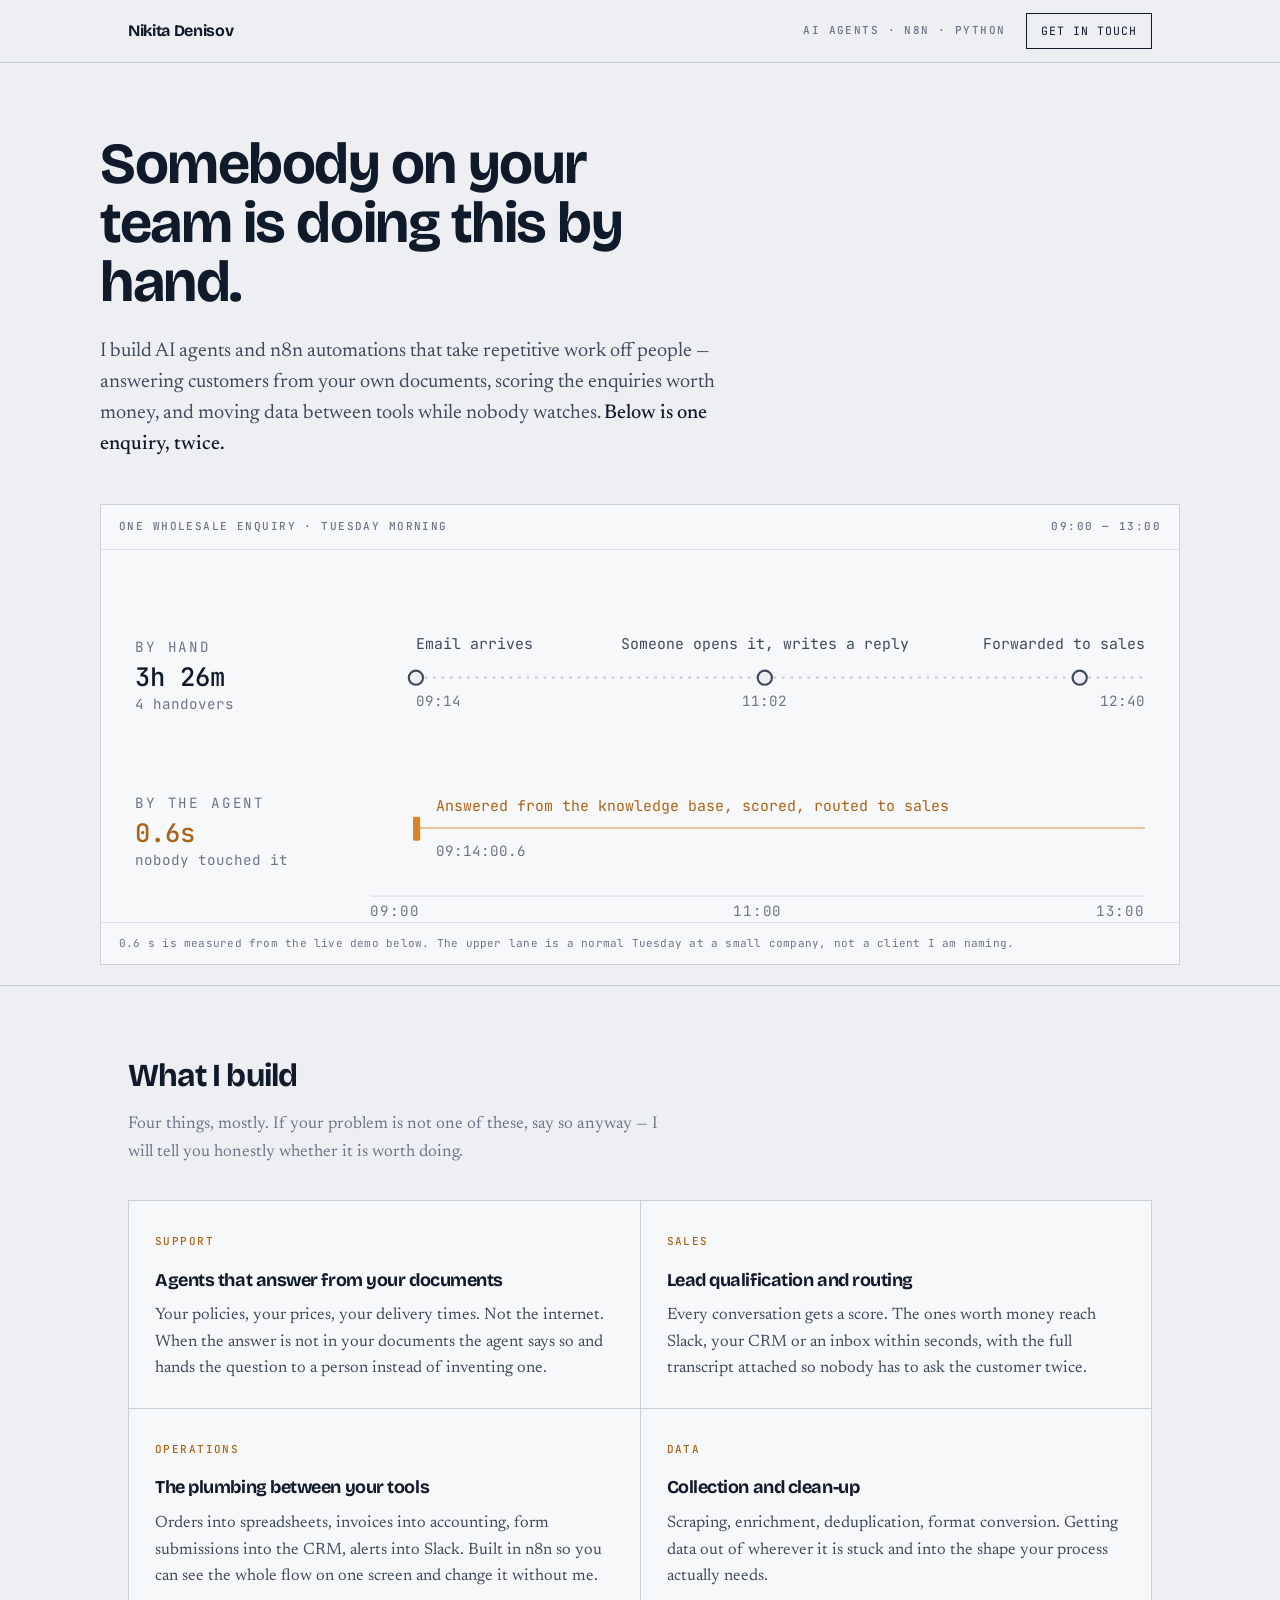
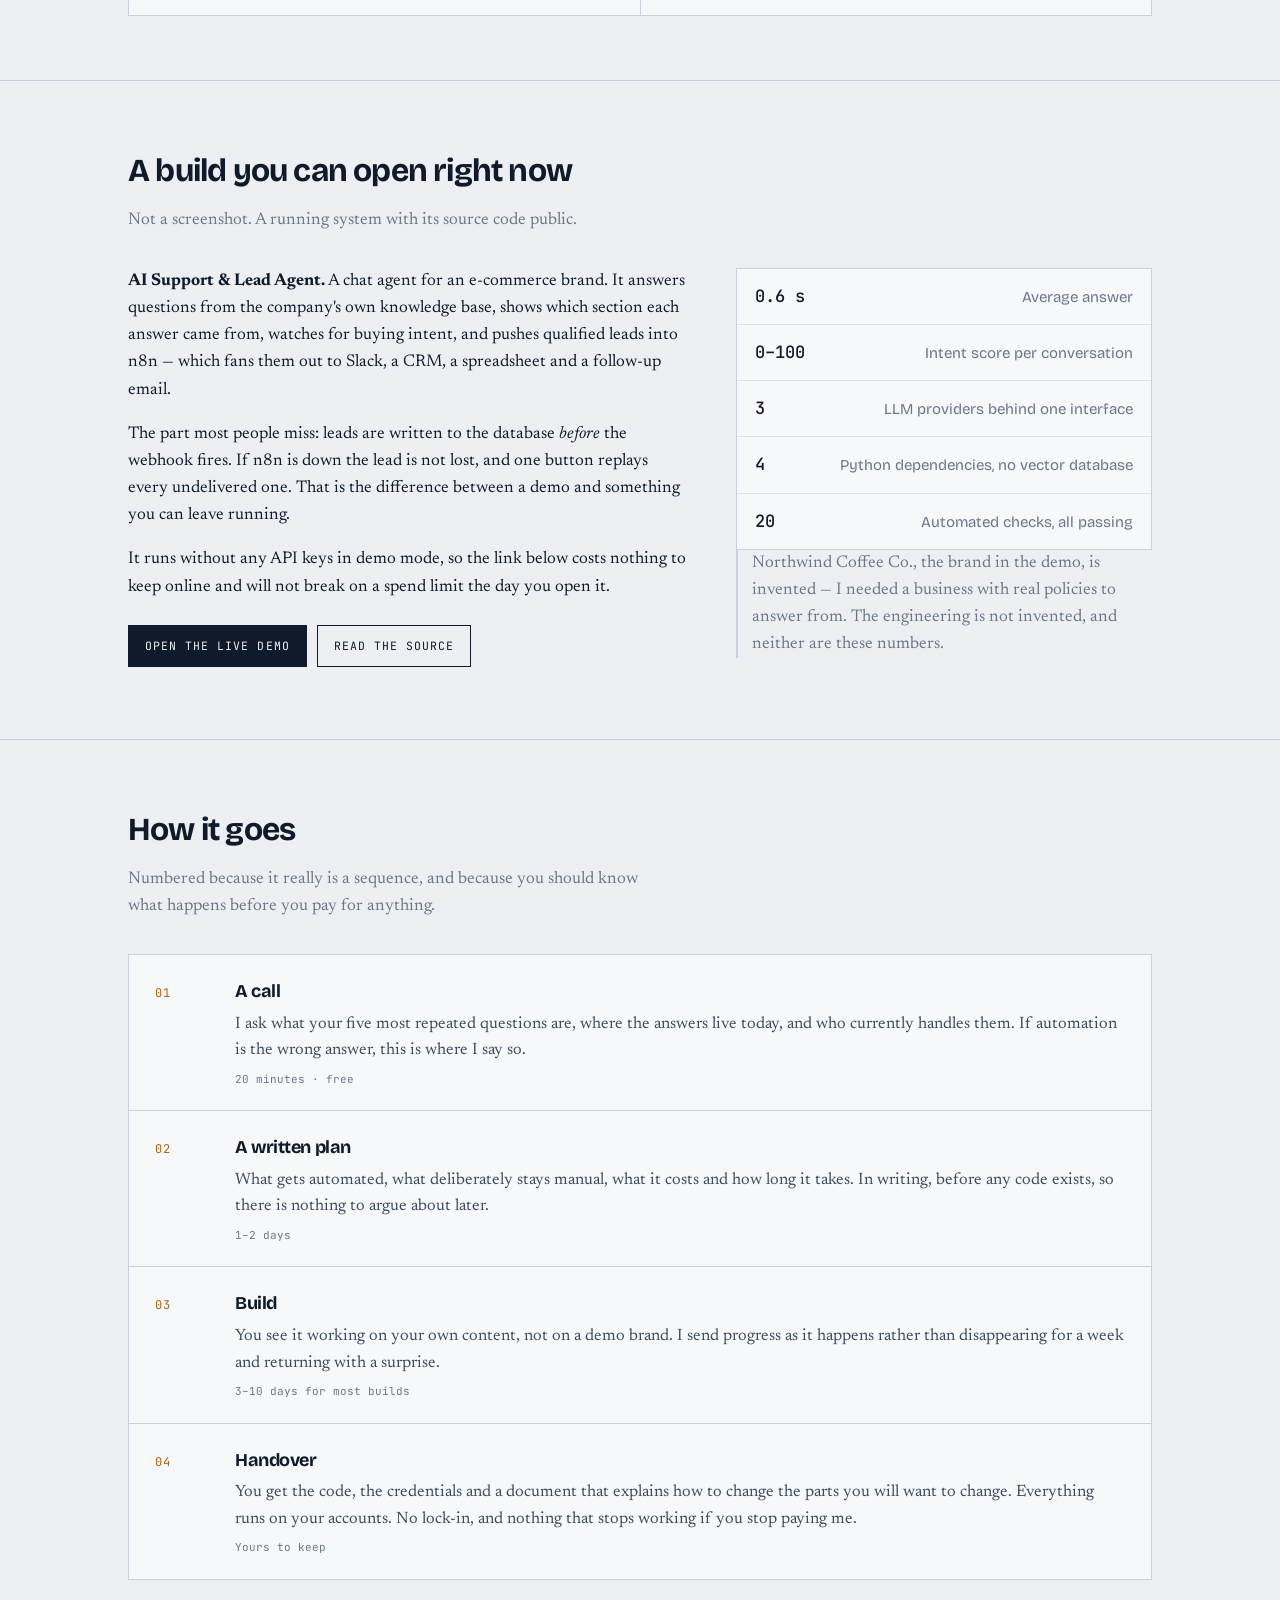
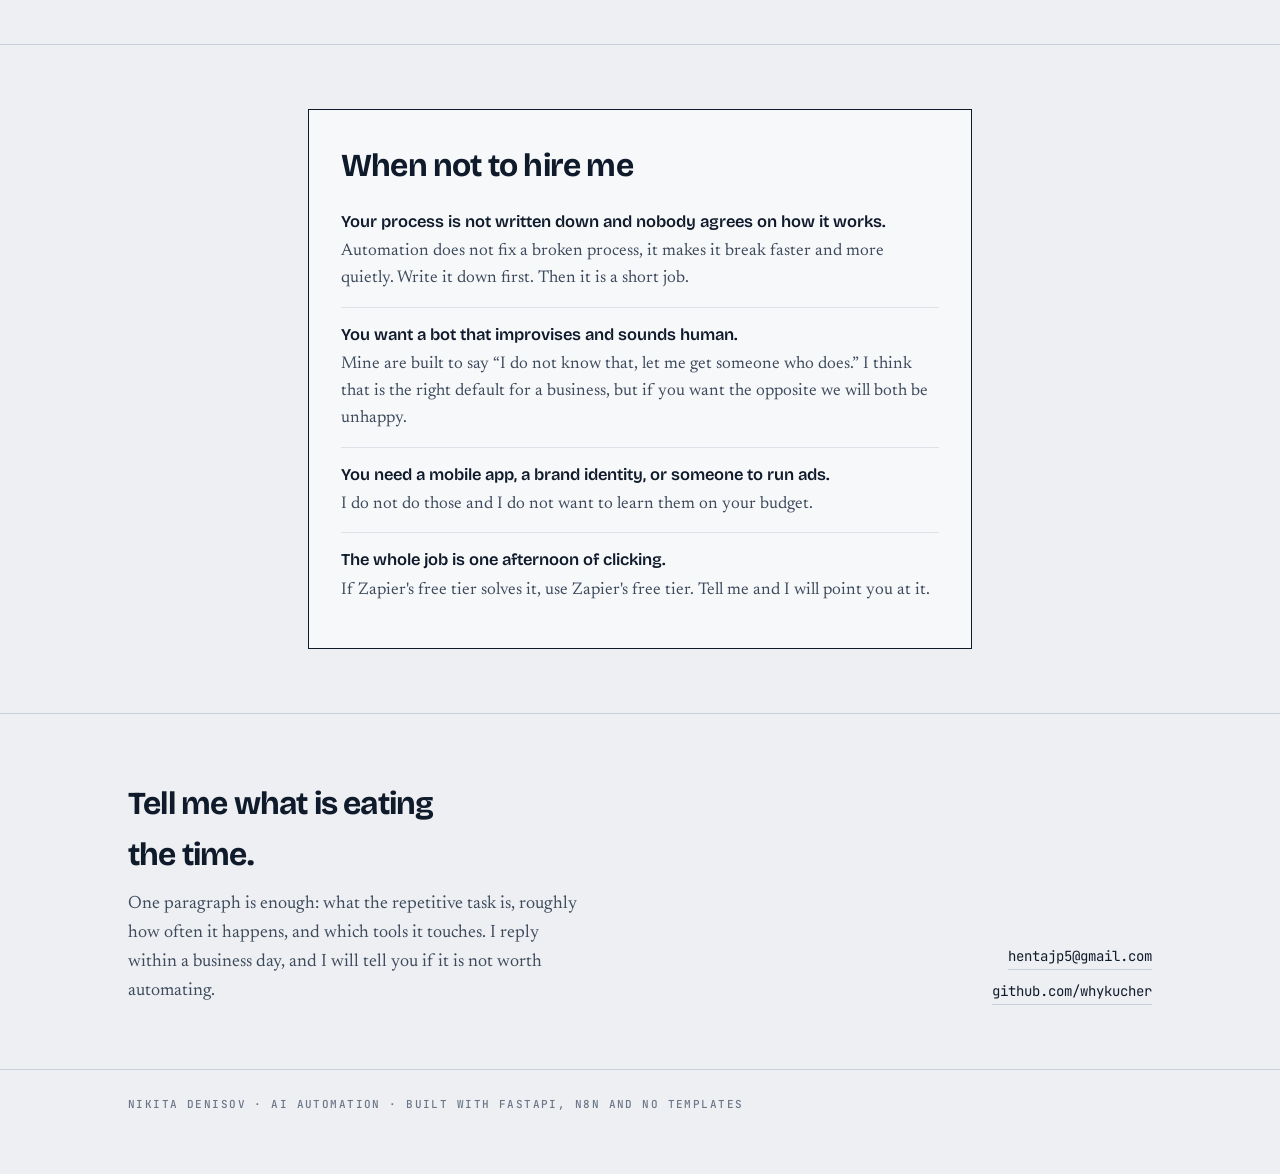
<file: portfolio/index.html>
<!doctype html>
<html lang="en">
<head>
<meta charset="utf-8">
<meta name="viewport" content="width=device-width, initial-scale=1">
<title>Nikita Denisov — AI agents and n8n automation for small businesses</title>
<meta name="description" content="I build AI support agents and n8n automations that take repetitive work off small teams: answering customers from your own documents, scoring leads, and moving data between tools.">
<link rel="preconnect" href="https://fonts.googleapis.com">
<link rel="preconnect" href="https://fonts.gstatic.com" crossorigin>
<link href="https://fonts.googleapis.com/css2?family=Bricolage+Grotesque:opsz,wght@12..96,400..800&family=JetBrains+Mono:wght@400;500&family=Newsreader:ital,opsz,wght@0,6..72,300..500;1,6..72,300..400&display=swap" rel="stylesheet">
<style>
  /* Blueprint, not dashboard. Pale drafting paper, navy ink, and one amber
     signal reserved for the automated path - the same convention a control
     panel uses for "this is running". Amber never appears anywhere a human
     still has to do the work. */
  :root {
    --paper:   #EDEFF2;
    --card:    #F7F8FA;
    --ink:     #0F1A2B;
    --ink-2:   #3D4A5C;
    --soft:    #6B7688;
    --line:    #C9D0DB;
    --line-2:  #DDE2E9;
    --signal:  #D98324;
    --signal-d:#A96417;

    --display: "Bricolage Grotesque", ui-sans-serif, system-ui, -apple-system, "Segoe UI", sans-serif;
    --prose: "Newsreader", Georgia, "Times New Roman", serif;
    --mono: "JetBrains Mono", ui-monospace, SFMono-Regular, Menlo, monospace;
  }

  * { box-sizing: border-box; }
  html { -webkit-text-size-adjust: 100%; scroll-behavior: smooth; }

  body {
    margin: 0;
    background: var(--paper);
    color: var(--ink);
    font-family: var(--prose);
    font-size: 18px;
    line-height: 1.6;
    font-variant-numeric: tabular-nums;
  }

  .wrap { max-width: 1080px; margin: 0 auto; padding: 0 28px; }
  /* Constrain the box, not the container: re-centring it would break the
     left edge every other section shares. */
  .nope-wrap { max-width: 720px; }

  a { color: var(--ink); text-decoration-color: var(--line); text-underline-offset: 3px; }
  a:hover { text-decoration-color: var(--signal); }

  :focus-visible { outline: 2px solid var(--signal); outline-offset: 3px; }

  /* Field labels, run stamps, durations - anything a machine would print. */
  .tag {
    font-family: var(--mono); font-size: 11px; font-weight: 500;
    letter-spacing: .13em; text-transform: uppercase; color: var(--soft);
  }

  h1, h2, h3 { font-family: var(--display); font-weight: 700; letter-spacing: -.025em; }

  /* ---------- header ---------- */

  .top { border-bottom: 1px solid var(--line); }
  .top-in { display: flex; align-items: center; gap: 20px; height: 62px; }
  .who { font-family: var(--display); font-weight: 700; font-size: 16px; letter-spacing: -.02em; }
  .top .tag { margin-left: auto; }
  .top a.cta {
    font-family: var(--mono); font-size: 11.5px; letter-spacing: .09em;
    text-transform: uppercase; text-decoration: none;
    border: 1px solid var(--ink); padding: 8px 14px;
  }
  .top a.cta:hover { background: var(--ink); color: var(--paper); }

  /* ---------- hero ---------- */

  .hero { padding: 72px 0 20px; }

  h1 {
    font-size: clamp(34px, 5.4vw, 58px);
    line-height: 1.02;
    margin: 0 0 24px;
    max-width: 17ch;
  }

  .stand {
    font-size: 20px; line-height: 1.55; color: var(--ink-2);
    max-width: 56ch; margin: 0;
  }
  .stand strong { font-weight: 500; color: var(--ink); }

  /* ---------- the two lanes: the whole argument ---------- */

  .lanes {
    margin: 44px 0 0;
    border: 1px solid var(--line);
    background: var(--card);
  }
  .lanes-head {
    display: flex; justify-content: space-between; gap: 16px;
    padding: 13px 18px; border-bottom: 1px solid var(--line-2); flex-wrap: wrap;
  }
  .lanes svg { display: block; width: 100%; height: auto; }
  .lanes-foot {
    padding: 12px 18px; border-top: 1px solid var(--line-2);
    font-family: var(--mono); font-size: 11px; color: var(--soft); letter-spacing: .02em;
  }

  .ax        { stroke: var(--line-2); stroke-width: 1; }
  .ax-t      { font-family: var(--mono); font-size: 10px; fill: var(--soft); letter-spacing: .06em; }
  .lane-rail { stroke: var(--line); stroke-width: 1.5; stroke-dasharray: 2 4; }
  .stop      { fill: var(--paper); stroke: var(--ink-2); stroke-width: 1.5; }
  .stop-lbl  { font-family: var(--mono); font-size: 10.5px; fill: var(--ink-2); }
  .stop-time { font-family: var(--mono); font-size: 10px; fill: var(--soft); }
  .lane-name { font-family: var(--mono); font-size: 10px; fill: var(--soft); letter-spacing: .13em; }
  .lane-sub  { font-family: var(--mono); font-size: 10px; fill: var(--soft); }
  .total     { font-family: var(--mono); font-size: 18px; font-weight: 500; fill: var(--ink); }

  .auto-rail { stroke: var(--signal); stroke-width: 1.5; opacity: .45; }
  .auto-hit  { fill: var(--signal); }
  .auto-lbl  { font-family: var(--mono); font-size: 10.5px; fill: var(--signal-d); }
  .total-auto{ font-family: var(--mono); font-size: 18px; font-weight: 500; fill: var(--signal-d); }

  .lanes-sm { display: none; }
  .lane-sm { padding: 18px; border-bottom: 1px solid var(--line-2); }
  .lane-sm:last-child { border-bottom: 0; }
  .lane-sm-head { display: flex; align-items: baseline; justify-content: space-between; gap: 12px; margin-bottom: 12px; }
  .lane-sm-head b { font-family: var(--mono); font-size: 22px; font-weight: 500; }
  .lane-sm ol { margin: 0; padding: 0; list-style: none; }
  .lane-sm li {
    font-size: 15px; color: var(--ink-2); padding: 7px 0 7px 14px;
    border-left: 2px solid var(--line);
  }
  .lane-sm li span {
    display: block; font-family: var(--mono); font-size: 11px; color: var(--soft);
  }
  .lane-sm-foot { margin: 12px 0 0; font-family: var(--mono); font-size: 11px; color: var(--soft); }
  .lane-sm.auto .lane-sm-head b { color: var(--signal-d); }
  .lane-sm.auto li { border-left-color: var(--signal); }

  /* The manual lane draws itself first, then the automated one lands in one
     tick. Order matters more than duration: it replays the comparison. */
  .reveal { opacity: 0; animation: appear .45s ease forwards; }
  @keyframes appear { to { opacity: 1; } }

  /* ---------- sections ---------- */

  section { padding: 64px 0; border-top: 1px solid var(--line); }
  h2 { font-size: clamp(24px, 3vw, 32px); margin: 0 0 10px; }
  .sec-note { color: var(--soft); margin: 0 0 34px; font-size: 17px; max-width: 54ch; }

  /* ---------- what I build ---------- */

  .builds { display: grid; grid-template-columns: repeat(2, 1fr); gap: 1px; background: var(--line); border: 1px solid var(--line); }
  .build { background: var(--card); padding: 26px; }
  .build h3 { font-size: 18px; margin: 10px 0 8px; }
  .build p { margin: 0; font-size: 16.5px; color: var(--ink-2); }
  .build .tag { color: var(--signal-d); }

  /* ---------- case study ---------- */

  .case { display: grid; grid-template-columns: 1.15fr .85fr; gap: 44px; align-items: start; }
  .case p { font-size: 17px; }
  .case p:first-of-type { margin-top: 0; }
  .case .links { display: flex; gap: 10px; flex-wrap: wrap; margin-top: 24px; }
  .btn {
    font-family: var(--mono); font-size: 11.5px; letter-spacing: .09em;
    text-transform: uppercase; text-decoration: none;
    border: 1px solid var(--ink); background: var(--ink); color: var(--paper);
    padding: 11px 16px; display: inline-block;
  }
  .btn:hover { background: var(--signal-d); border-color: var(--signal-d); color: #fff; }
  .btn.line { background: transparent; color: var(--ink); }
  .btn.line:hover { background: var(--ink); color: var(--paper); border-color: var(--ink); }

  .facts { border: 1px solid var(--line); background: var(--card); }
  .fact { display: flex; justify-content: space-between; align-items: baseline; gap: 14px; padding: 14px 18px; border-bottom: 1px solid var(--line-2); }
  .fact:last-child { border-bottom: 0; }
  .fact b { font-family: var(--mono); font-size: 17px; font-weight: 500; }
  .fact span { font-size: 15px; color: var(--soft); font-family: var(--display); }
  .disclaimer {
    margin-top: 22px; font-size: 14.5px; color: var(--soft);
    border-left: 2px solid var(--line); padding-left: 14px;
  }

  /* ---------- process: a real sequence, so it gets numbers ---------- */

  .steps { display: grid; gap: 1px; background: var(--line); border: 1px solid var(--line); }
  .step { background: var(--card); padding: 22px 26px; display: grid; grid-template-columns: 60px 1fr; gap: 20px; align-items: baseline; }
  .step .n { font-family: var(--mono); font-size: 12px; color: var(--signal-d); letter-spacing: .1em; }
  .step h3 { font-size: 18px; margin: 0 0 5px; }
  .step p { margin: 0; font-size: 16.5px; color: var(--ink-2); }
  .step .when { font-family: var(--mono); font-size: 11px; color: var(--soft); margin-top: 7px; display: block; }

  /* ---------- honesty ---------- */

  .nope { border: 1px solid var(--ink); background: var(--card); padding: 30px 32px; }
  .nope h2 { margin-bottom: 18px; }
  .nope ul { margin: 0; padding: 0; list-style: none; }
  .nope li { padding: 14px 0; border-top: 1px solid var(--line-2); font-size: 17px; color: var(--ink-2); }
  .nope li:first-child { border-top: 0; padding-top: 0; }
  .nope li b { font-family: var(--display); font-weight: 600; color: var(--ink); display: block; margin-bottom: 3px; font-size: 16.5px; }

  /* ---------- contact ---------- */

  .contact { display: grid; grid-template-columns: 1fr auto; gap: 40px; align-items: end; }
  .contact h2 { max-width: 16ch; }
  .contact p { margin: 0; max-width: 46ch; color: var(--ink-2); }
  .channels { display: grid; gap: 10px; justify-items: end; }
  .channels a { font-family: var(--mono); font-size: 14px; text-decoration: none; border-bottom: 1px solid var(--line); padding-bottom: 2px; }
  .channels a:hover { border-bottom-color: var(--signal); }

  footer { border-top: 1px solid var(--line); padding: 26px 0 60px; }
  footer .tag { display: block; }

  /* ---------- responsive ---------- */

  @media (max-width: 860px) {
    body { font-size: 17px; }
    .hero { padding: 52px 0 16px; }
    .builds, .case, .contact { grid-template-columns: 1fr; }
    .contact { gap: 26px; align-items: start; }
    .channels { justify-items: start; }
    .top .tag { display: none; }
  }
  @media (max-width: 700px) {
    .lanes svg { display: none; }
    .lanes-sm { display: block; }
    .lanes-head .tag { font-size: 10px; }
  }

  @media (max-width: 600px) {
    .wrap { padding: 0 18px; }
    .step { grid-template-columns: 1fr; gap: 6px; }
    .hide-sm { display: none; }
  }

  @media (prefers-reduced-motion: reduce) {
    html { scroll-behavior: auto; }
    .reveal { animation: none; opacity: 1; }
  }
</style>
</head>
<body>

<header class="top">
  <div class="wrap top-in">
    <span class="who">Nikita Denisov</span>
    <span class="tag">AI agents · n8n · Python</span>
    <a class="cta" href="#contact">Get in touch</a>
  </div>
</header>

<main>

  <div class="wrap hero">
    <h1>Somebody on your team is doing this by hand.</h1>
    <p class="stand">I build AI agents and n8n automations that take repetitive work off
      people — answering customers from your own documents, scoring the enquiries
      worth money, and moving data between tools while nobody watches.
      <strong>Below is one enquiry, twice.</strong></p>

    <!-- The comparison is the argument. Same time axis for both lanes, so the
         empty second lane makes the point before anyone reads a word of it. -->
    <figure class="lanes">
      <figcaption class="lanes-head">
        <span class="tag">One wholesale enquiry · Tuesday morning</span>
        <span class="tag">09:00 — 13:00</span>
      </figcaption>

      <svg viewBox="0 0 760 262" role="img"
           aria-label="Two timelines of the same customer enquiry. Handled by people it takes three hours twenty-six minutes and four handovers; handled by the agent it takes six tenths of a second and nobody touches it.">

        <!-- Left column is reserved for the totals so nothing ever sits on top
             of a rail. Rails start at x=190 and share one time axis. -->

        <!-- by hand -->
        <text class="lane-name" x="24" y="72">BY HAND</text>
        <text class="total"     x="24" y="96">3h 26m</text>
        <text class="lane-sub"  x="24" y="112">4 handovers</text>

        <line class="lane-rail" x1="222" y1="90" x2="736" y2="90"/>

        <g class="reveal" style="animation-delay:.15s">
          <circle class="stop" cx="222" cy="90" r="5"/>
          <text class="stop-lbl"  x="222" y="70">Email arrives</text>
          <text class="stop-time" x="222" y="110">09:14</text>
        </g>
        <g class="reveal" style="animation-delay:.55s">
          <circle class="stop" cx="468" cy="90" r="5"/>
          <text class="stop-lbl"  x="468" y="70" text-anchor="middle">Someone opens it, writes a reply</text>
          <text class="stop-time" x="468" y="110" text-anchor="middle">11:02</text>
        </g>
        <g class="reveal" style="animation-delay:.95s">
          <circle class="stop" cx="690" cy="90" r="5"/>
          <text class="stop-lbl"  x="736" y="70" text-anchor="end">Forwarded to sales</text>
          <text class="stop-time" x="736" y="110" text-anchor="end">12:40</text>
        </g>

        <!-- by the agent -->
        <text class="lane-name" x="24" y="182">BY THE AGENT</text>
        <text class="total-auto" x="24" y="206">0.6s</text>
        <text class="lane-sub"  x="24" y="222">nobody touched it</text>

        <line class="auto-rail" x1="222" y1="196" x2="736" y2="196"/>

        <g class="reveal" style="animation-delay:1.4s">
          <rect class="auto-hit" x="220" y="188" width="5" height="17" rx="1"/>
          <text class="auto-lbl"  x="236" y="184">Answered from the knowledge base, scored, routed to sales</text>
          <text class="stop-time" x="236" y="216">09:14:00.6</text>
        </g>

        <!-- shared axis -->
        <line class="ax" x1="190" y1="244" x2="736" y2="244"/>
        <text class="ax-t" x="190" y="258">09:00</text>
        <text class="ax-t" x="463" y="258" text-anchor="middle">11:00</text>
        <text class="ax-t" x="736" y="258" text-anchor="end">13:00</text>
      </svg>

      <!-- Below 700px the SVG would scale its labels down to four pixels. The
           same comparison, rebuilt as two stacked blocks. Only one of the two
           is ever in the DOM's accessibility tree, so nothing is read twice. -->
      <div class="lanes-sm">
        <div class="lane-sm">
          <div class="lane-sm-head"><span class="tag">By hand</span><b>3h 26m</b></div>
          <ol>
            <li><span>09:14</span> Email arrives</li>
            <li><span>11:02</span> Someone opens it, writes a reply</li>
            <li><span>12:40</span> Forwarded to sales</li>
          </ol>
          <p class="lane-sm-foot">4 handovers</p>
        </div>
        <div class="lane-sm auto">
          <div class="lane-sm-head"><span class="tag">By the agent</span><b>0.6s</b></div>
          <ol>
            <li><span>09:14:00.6</span> Answered from the knowledge base, scored, routed to sales</li>
          </ol>
          <p class="lane-sm-foot">Nobody touched it</p>
        </div>
      </div>

      <div class="lanes-foot">
        0.6 s is measured from the live demo below. The upper lane is a normal
        Tuesday at a small company, not a client I am naming.
      </div>
    </figure>
  </div>

  <section>
    <div class="wrap">
      <h2>What I build</h2>
      <p class="sec-note">Four things, mostly. If your problem is not one of these,
        say so anyway — I will tell you honestly whether it is worth doing.</p>

      <div class="builds">
        <article class="build">
          <span class="tag">Support</span>
          <h3>Agents that answer from your documents</h3>
          <p>Your policies, your prices, your delivery times. Not the internet.
            When the answer is not in your documents the agent says so and hands
            the question to a person instead of inventing one.</p>
        </article>
        <article class="build">
          <span class="tag">Sales</span>
          <h3>Lead qualification and routing</h3>
          <p>Every conversation gets a score. The ones worth money reach Slack,
            your CRM or an inbox within seconds, with the full transcript
            attached so nobody has to ask the customer twice.</p>
        </article>
        <article class="build">
          <span class="tag">Operations</span>
          <h3>The plumbing between your tools</h3>
          <p>Orders into spreadsheets, invoices into accounting, form
            submissions into the CRM, alerts into Slack. Built in n8n so you can
            see the whole flow on one screen and change it without me.</p>
        </article>
        <article class="build">
          <span class="tag">Data</span>
          <h3>Collection and clean-up</h3>
          <p>Scraping, enrichment, deduplication, format conversion. Getting
            data out of wherever it is stuck and into the shape your process
            actually needs.</p>
        </article>
      </div>
    </div>
  </section>

  <section>
    <div class="wrap">
      <h2>A build you can open right now</h2>
      <p class="sec-note">Not a screenshot. A running system with its source code public.</p>

      <div class="case">
        <div>
          <p><strong>AI Support &amp; Lead Agent.</strong> A chat agent for an
            e-commerce brand. It answers questions from the company's own
            knowledge base, shows which section each answer came from, watches
            for buying intent, and pushes qualified leads into n8n — which fans
            them out to Slack, a CRM, a spreadsheet and a follow-up email.</p>

          <p>The part most people miss: leads are written to the database
            <em>before</em> the webhook fires. If n8n is down the lead is not
            lost, and one button replays every undelivered one. That is the
            difference between a demo and something you can leave running.</p>

          <p>It runs without any API keys in demo mode, so the link below costs
            nothing to keep online and will not break on a spend limit the day
            you open it.</p>

          <div class="links">
            <a class="btn" href="https://ai-support-agent-jett.onrender.com" target="_blank" rel="noopener">Open the live demo</a>
            <a class="btn line" href="https://github.com/whykucher/ai-support-agent" target="_blank" rel="noopener">Read the source</a>
          </div>
        </div>

        <div>
          <div class="facts">
            <div class="fact"><b>0.6 s</b><span>Average answer</span></div>
            <div class="fact"><b>0–100</b><span>Intent score per conversation</span></div>
            <div class="fact"><b>3</b><span>LLM providers behind one interface</span></div>
            <div class="fact"><b>4</b><span>Python dependencies, no vector database</span></div>
            <div class="fact"><b>20</b><span>Automated checks, all passing</span></div>
          </div>
          <p class="disclaimer">Northwind Coffee Co., the brand in the demo, is
            invented — I needed a business with real policies to answer from.
            The engineering is not invented, and neither are these numbers.</p>
        </div>
      </div>
    </div>
  </section>

  <section>
    <div class="wrap">
      <h2>How it goes</h2>
      <p class="sec-note">Numbered because it really is a sequence, and because you
        should know what happens before you pay for anything.</p>

      <div class="steps">
        <div class="step">
          <span class="n">01</span>
          <div>
            <h3>A call</h3>
            <p>I ask what your five most repeated questions are, where the
              answers live today, and who currently handles them. If automation
              is the wrong answer, this is where I say so.</p>
            <span class="when">20 minutes · free</span>
          </div>
        </div>
        <div class="step">
          <span class="n">02</span>
          <div>
            <h3>A written plan</h3>
            <p>What gets automated, what deliberately stays manual, what it
              costs and how long it takes. In writing, before any code exists,
              so there is nothing to argue about later.</p>
            <span class="when">1–2 days</span>
          </div>
        </div>
        <div class="step">
          <span class="n">03</span>
          <div>
            <h3>Build</h3>
            <p>You see it working on your own content, not on a demo brand. I
              send progress as it happens rather than disappearing for a week
              and returning with a surprise.</p>
            <span class="when">3–10 days for most builds</span>
          </div>
        </div>
        <div class="step">
          <span class="n">04</span>
          <div>
            <h3>Handover</h3>
            <p>You get the code, the credentials and a document that explains
              how to change the parts you will want to change. Everything runs
              on your accounts. No lock-in, and nothing that stops working if
              you stop paying me.</p>
            <span class="when">Yours to keep</span>
          </div>
        </div>
      </div>
    </div>
  </section>

  <section>
    <div class="wrap nope-wrap">
      <div class="nope">
        <h2>When not to hire me</h2>
        <ul>
          <li>
            <b>Your process is not written down and nobody agrees on how it works.</b>
            Automation does not fix a broken process, it makes it break faster and
            more quietly. Write it down first. Then it is a short job.
          </li>
          <li>
            <b>You want a bot that improvises and sounds human.</b>
            Mine are built to say “I do not know that, let me get someone who
            does.” I think that is the right default for a business, but if you
            want the opposite we will both be unhappy.
          </li>
          <li>
            <b>You need a mobile app, a brand identity, or someone to run ads.</b>
            I do not do those and I do not want to learn them on your budget.
          </li>
          <li>
            <b>The whole job is one afternoon of clicking.</b>
            If Zapier's free tier solves it, use Zapier's free tier. Tell me and
            I will point you at it.
          </li>
        </ul>
      </div>
    </div>
  </section>

  <section id="contact">
    <div class="wrap contact">
      <div>
        <h2>Tell me what is eating the time.</h2>
        <p>One paragraph is enough: what the repetitive task is, roughly how
          often it happens, and which tools it touches. I reply within a
          business day, and I will tell you if it is not worth automating.</p>
      </div>
      <div class="channels">
        <a href="mailto:hentajp5@gmail.com">hentajp5@gmail.com</a>
        <a href="https://github.com/whykucher" target="_blank" rel="noopener">github.com/whykucher</a>
        <!-- Add your Upwork profile when you have the URL:
             <a href="https://www.upwork.com/freelancers/~YOURID" target="_blank" rel="noopener">Upwork profile →</a> -->
      </div>
    </div>
  </section>

</main>

<footer>
  <div class="wrap">
    <span class="tag">Nikita Denisov · AI automation · Built with FastAPI, n8n and no templates</span>
  </div>
</footer>

</body>
</html>
</file>
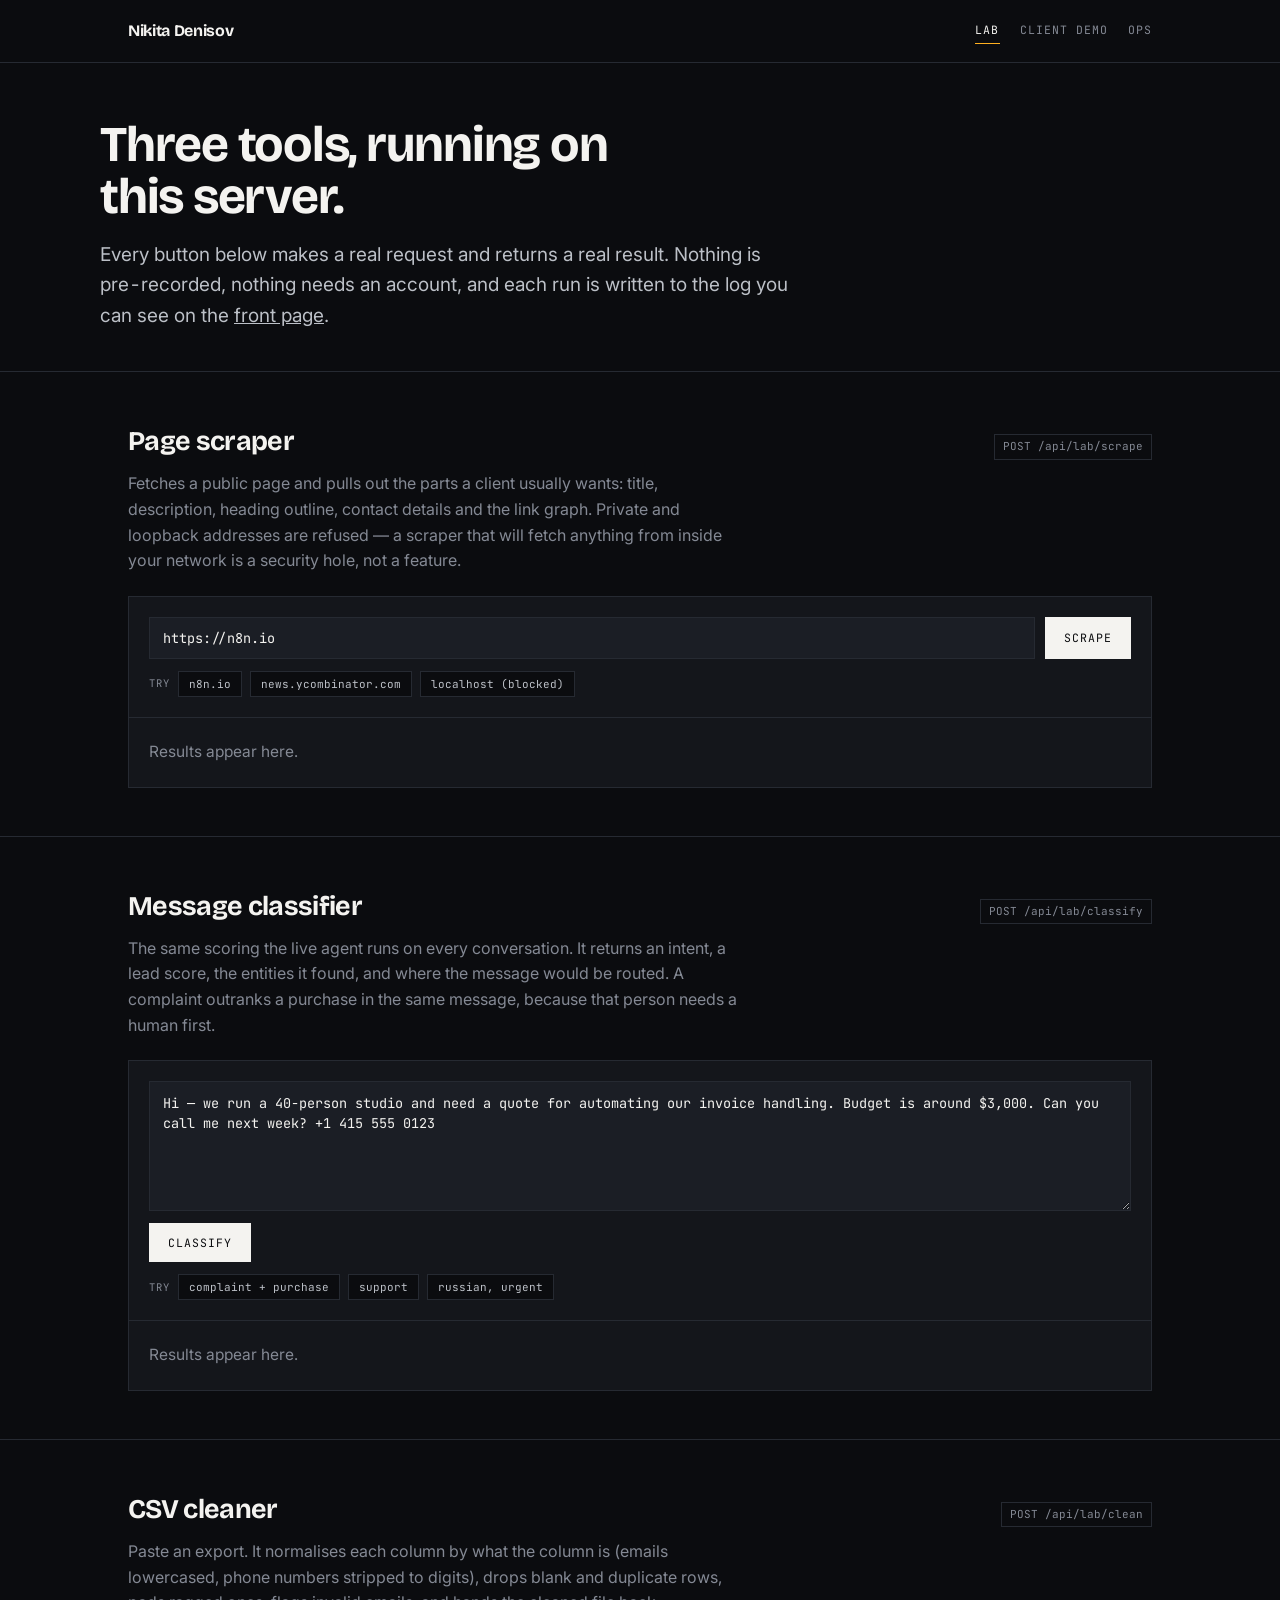
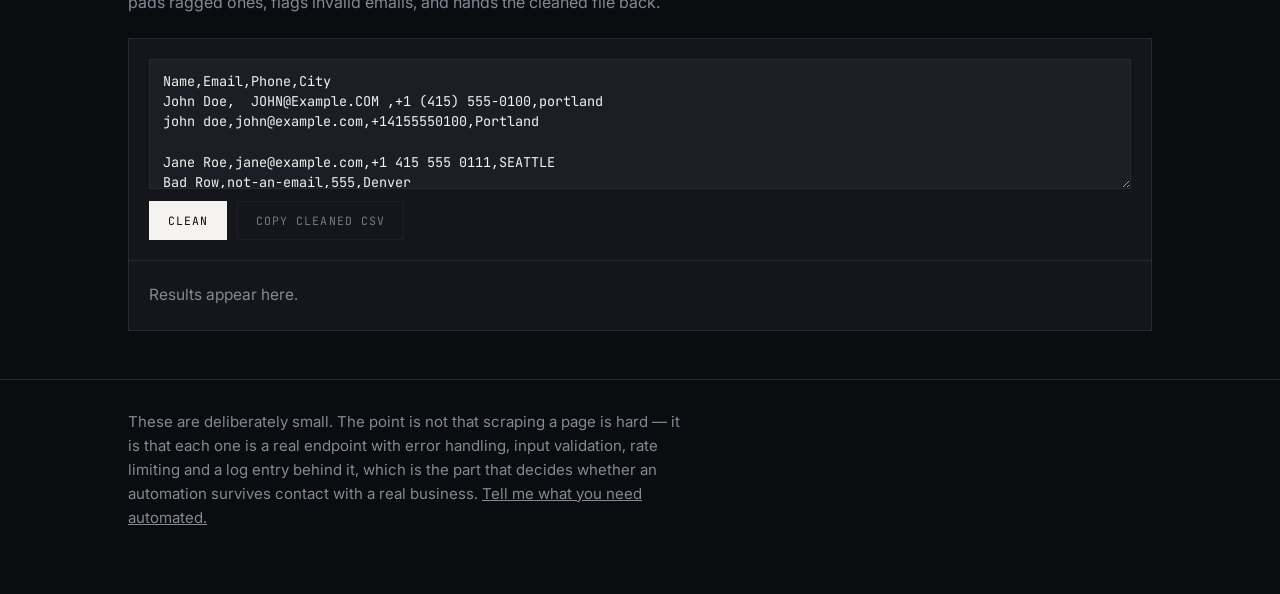
<file: web/lab.html>
<!doctype html>
<html lang="en">
<head>
<meta charset="utf-8">
<meta name="viewport" content="width=device-width, initial-scale=1">
<title>Lab — working demos by Nikita Denisov</title>
<meta name="description" content="Three automation tools running live: a page scraper, a message classifier and a CSV cleaner. Run them yourself, no signup.">
<link rel="preconnect" href="https://fonts.googleapis.com">
<link rel="preconnect" href="https://fonts.gstatic.com" crossorigin>
<link href="https://fonts.googleapis.com/css2?family=Bricolage+Grotesque:opsz,wght@12..96,500..800&family=Inter:wght@400;500;600&family=JetBrains+Mono:wght@400;500&display=swap" rel="stylesheet">
<style>
  /* Nikita's own surfaces share one system: dark canvas, one warm signal,
     Bricolage for display and Inter for prose. The client demo sites each have
     their own identity on purpose - these three must not. */
  :root {
    --paper:#0B0C0F; --card:#14161B; --card-2:#1B1E25;
    --ink:#F4F3F0; --ink-2:#BCC0C7; --soft:#848994;
    --line:#262A32; --line-2:#1D2128;
    --signal:#FFB020; --signal-d:#FFC55C;
    --ok:#5FBF8F; --bad:#E2796B;
    --display:"Bricolage Grotesque", ui-sans-serif, system-ui, sans-serif;
    --prose:"Inter", ui-sans-serif, system-ui, -apple-system, sans-serif;
    --mono:"JetBrains Mono", ui-monospace, SFMono-Regular, Menlo, monospace;
  }

  * { box-sizing: border-box; }
  body {
    margin: 0; background: var(--paper); color: var(--ink);
    font-family: var(--prose); font-size: 17px; line-height: 1.6;
    font-variant-numeric: tabular-nums;
  }
  .wrap { max-width: 1080px; margin: 0 auto; padding: 0 28px; }
  a { color: inherit; }
  :focus-visible { outline: 2px solid var(--signal); outline-offset: 3px; }
  h1, h2, h3 { font-family: var(--display); font-weight: 700; letter-spacing: -.025em; }
  .tag {
    font-family: var(--mono); font-size: 11px; font-weight: 500;
    letter-spacing: .13em; text-transform: uppercase; color: var(--soft);
  }

  /* header */
  .top { border-bottom: 1px solid var(--line); }
  .top-in { display: flex; align-items: center; gap: 20px; height: 62px; }
  .who { font-family: var(--display); font-weight: 700; font-size: 16px; letter-spacing: -.02em; text-decoration: none; }
  .topnav { margin-left: auto; display: flex; gap: 20px; }
  .topnav a {
    font-family: var(--mono); font-size: 11.5px; letter-spacing: .09em;
    text-transform: uppercase; text-decoration: none; color: var(--soft);
    padding: 3px 0; border-bottom: 1px solid transparent;
  }
  .topnav a:hover, .topnav a[aria-current] { color: var(--ink); border-bottom-color: var(--signal); }

  /* intro */
  .intro { padding: 56px 0 40px; }
  h1 { font-size: clamp(32px, 5vw, 50px); line-height: 1.03; margin: 0 0 18px; max-width: 18ch; }
  .stand { font-size: 19px; color: var(--ink-2); max-width: 58ch; margin: 0; }

  /* tools */
  .tool { border-top: 1px solid var(--line); padding: 48px 0; }
  .tool-head { display: flex; align-items: baseline; gap: 14px; flex-wrap: wrap; margin-bottom: 8px; }
  h2 { font-size: 27px; margin: 0; }
  .endpoint {
    margin-left: auto; font-family: var(--mono); font-size: 11px;
    color: var(--soft); border: 1px solid var(--line); padding: 3px 8px;
  }
  .tool > .wrap > p.note { color: var(--soft); margin: 0 0 22px; max-width: 62ch; font-size: 16px; }

  .panel { border: 1px solid var(--line); background: var(--card); }
  .panel-in { padding: 20px; display: flex; flex-direction: column; gap: 12px; }
  .row { display: flex; gap: 10px; flex-wrap: wrap; }
  .row > input { flex: 1; min-width: 260px; }

  input[type=text], textarea {
    color-scheme: dark;
    font-family: var(--mono); font-size: 13.5px; color: var(--ink);
    background: var(--card-2); border: 1px solid var(--line); border-radius: 0;
    padding: 11px 13px; width: 100%;
  }
  textarea { resize: vertical; min-height: 130px; line-height: 1.5; }
  input:focus, textarea:focus { outline: none; border-color: var(--signal); }

  button {
    font-family: var(--mono); font-size: 11.5px; letter-spacing: .09em;
    text-transform: uppercase; cursor: pointer;
    border: 1px solid var(--ink); background: var(--ink); color: var(--paper);
    padding: 11px 18px;
  }
  button:hover:not(:disabled) { background: var(--signal); border-color: var(--signal); color: var(--paper); }
  button:disabled { opacity: .45; cursor: default; }
  button.ghost { background: transparent; color: var(--ink); border-color: var(--line); }
  button.ghost:hover:not(:disabled) { background: transparent; color: var(--signal-d); border-color: var(--signal-d); }

  .samples { display: flex; gap: 8px; flex-wrap: wrap; align-items: center; }
  .samples span { font-family: var(--mono); font-size: 10.5px; letter-spacing: .1em; text-transform: uppercase; color: var(--soft); }
  .samples button {
    font-size: 11px; padding: 5px 10px; text-transform: none; letter-spacing: 0;
    background: var(--paper); color: var(--ink-2); border-color: var(--line);
  }
  .samples button:hover:not(:disabled) { background: var(--card-2); color: var(--signal-d); border-color: var(--signal); }

  /* results */
  .out { border-top: 1px solid var(--line); }
  .out-empty { padding: 22px 20px; color: var(--soft); font-size: 15.5px; }
  .out-err { padding: 18px 20px; color: var(--bad); font-family: var(--mono); font-size: 13px; }
  .stats { display: grid; grid-template-columns: repeat(auto-fit, minmax(130px, 1fr)); gap: 1px; background: var(--line-2); }
  .stat { background: var(--card); padding: 14px 18px; }
  .stat b { display: block; font-family: var(--mono); font-size: 20px; font-weight: 500; }
  .stat span { font-family: var(--mono); font-size: 10px; letter-spacing: .1em; text-transform: uppercase; color: var(--soft); }
  .stat.hit b { color: var(--signal-d); }

  .block { padding: 18px 20px; border-top: 1px solid var(--line-2); }
  .block h4 { margin: 0 0 10px; font-family: var(--mono); font-size: 10.5px; letter-spacing: .12em; text-transform: uppercase; color: var(--soft); font-weight: 500; }
  .kv { display: grid; grid-template-columns: auto 1fr; gap: 6px 16px; font-size: 15px; }
  .kv dt { font-family: var(--mono); font-size: 11px; letter-spacing: .08em; text-transform: uppercase; color: var(--soft); }
  .kv dd { margin: 0; overflow-wrap: anywhere; }
  .chips { display: flex; gap: 6px; flex-wrap: wrap; }
  .chip {
    font-family: var(--mono); font-size: 11px; padding: 3px 8px;
    border: 1px solid var(--line); background: var(--card-2); color: var(--ink-2);
  }
  .chip.on { border-color: var(--signal); color: var(--signal-d); }
  .hlist { margin: 0; padding: 0; list-style: none; font-size: 15px; }
  .hlist li { padding: 4px 0; border-bottom: 1px solid var(--line-2); display: flex; gap: 10px; }
  .hlist li:last-child { border-bottom: 0; }
  .hlist .lvl { font-family: var(--mono); font-size: 10px; color: var(--soft); text-transform: uppercase; padding-top: 4px; }

  table { width: 100%; border-collapse: collapse; font-family: var(--mono); font-size: 12px; }
  th { text-align: left; padding: 7px 10px; border-bottom: 1px solid var(--line); color: var(--soft); font-weight: 500; letter-spacing: .06em; text-transform: uppercase; font-size: 10px; }
  td { padding: 7px 10px; border-bottom: 1px solid var(--line-2); overflow-wrap: anywhere; }
  .scroll { overflow-x: auto; }

  pre {
    margin: 0; padding: 14px; background: var(--card-2); border: 1px solid var(--line);
    font-family: var(--mono); font-size: 12px; line-height: 1.55;
    max-height: 260px; overflow: auto;
  }

  footer { border-top: 1px solid var(--line); padding: 30px 0 64px; }
  footer p { margin: 0; color: var(--soft); font-size: 15px; max-width: 62ch; }

  @media (max-width: 700px) {
    .wrap { padding: 0 18px; }
    .endpoint { margin-left: 0; }
    .topnav { gap: 12px; }
    .who { display: none; }
  }
  @media (prefers-reduced-motion: reduce) { * { animation: none !important; } }
</style>
</head>
<body>

<header class="top">
  <div class="wrap top-in">
    <a class="who" href="/">Nikita Denisov</a>
    <nav class="topnav">
      <a href="/lab" aria-current="page">Lab</a>
      <a href="/demo">Client demo</a>
      <a href="/admin">Ops</a>
    </nav>
  </div>
</header>

<main>
  <div class="wrap intro">
    <h1>Three tools, running on this server.</h1>
    <p class="stand">Every button below makes a real request and returns a real
      result. Nothing is pre-recorded, nothing needs an account, and each run is
      written to the log you can see on the <a href="/#live">front page</a>.</p>
  </div>

  <!-- ---------------- scraper ---------------- -->
  <section class="tool" id="scrape">
    <div class="wrap">
      <div class="tool-head">
        <h2>Page scraper</h2>
        <code class="endpoint">POST /api/lab/scrape</code>
      </div>
      <p class="note">Fetches a public page and pulls out the parts a client
        usually wants: title, description, heading outline, contact details and
        the link graph. Private and loopback addresses are refused — a scraper
        that will fetch anything from inside your network is a security hole,
        not a feature.</p>

      <div class="panel">
        <div class="panel-in">
          <div class="row">
            <input type="text" id="scrape-url" placeholder="https://example.com" value="https://n8n.io" autocomplete="off">
            <button id="scrape-go">Scrape</button>
          </div>
          <div class="samples">
            <span>Try</span>
            <button type="button" class="s-url" data-v="https://n8n.io">n8n.io</button>
            <button type="button" class="s-url" data-v="https://news.ycombinator.com">news.ycombinator.com</button>
            <button type="button" class="s-url" data-v="http://localhost:8010">localhost (blocked)</button>
          </div>
        </div>
        <div class="out" id="scrape-out"><div class="out-empty">Results appear here.</div></div>
      </div>
    </div>
  </section>

  <!-- ---------------- classifier ---------------- -->
  <section class="tool" id="classify">
    <div class="wrap">
      <div class="tool-head">
        <h2>Message classifier</h2>
        <code class="endpoint">POST /api/lab/classify</code>
      </div>
      <p class="note">The same scoring the live agent runs on every conversation.
        It returns an intent, a lead score, the entities it found, and where the
        message would be routed. A complaint outranks a purchase in the same
        message, because that person needs a human first.</p>

      <div class="panel">
        <div class="panel-in">
          <textarea id="cl-text" placeholder="Paste a customer message…">Hi — we run a 40-person studio and need a quote for automating our invoice handling. Budget is around $3,000. Can you call me next week? +1 415 555 0123</textarea>
          <div class="row">
            <button id="cl-go">Classify</button>
          </div>
          <div class="samples">
            <span>Try</span>
            <button type="button" class="s-cl" data-v="My last order arrived broken and I would like a refund, but I also want to reorder two more.">complaint + purchase</button>
            <button type="button" class="s-cl" data-v="Where do I reset my password? I cannot log in.">support</button>
            <button type="button" class="s-cl" data-v="Здравствуйте! Сколько стоит автоматизация обработки заявок? Нужно срочно.">russian, urgent</button>
          </div>
        </div>
        <div class="out" id="cl-out"><div class="out-empty">Results appear here.</div></div>
      </div>
    </div>
  </section>

  <!-- ---------------- cleaner ---------------- -->
  <section class="tool" id="clean">
    <div class="wrap">
      <div class="tool-head">
        <h2>CSV cleaner</h2>
        <code class="endpoint">POST /api/lab/clean</code>
      </div>
      <p class="note">Paste an export. It normalises each column by what the
        column is (emails lowercased, phone numbers stripped to digits), drops
        blank and duplicate rows, pads ragged ones, flags invalid emails, and
        hands the cleaned file back.</p>

      <div class="panel">
        <div class="panel-in">
          <textarea id="cs-text" spellcheck="false">Name,Email,Phone,City
John Doe,  JOHN@Example.COM ,+1 (415) 555-0100,portland
john doe,john@example.com,+14155550100,Portland

Jane Roe,jane@example.com,+1 415 555 0111,SEATTLE
Bad Row,not-an-email,555,Denver
Ada Lovelace,ADA@example.com,+44 20 7946 0000</textarea>
          <div class="row">
            <button id="cs-go">Clean</button>
            <button id="cs-copy" class="ghost" disabled>Copy cleaned CSV</button>
          </div>
        </div>
        <div class="out" id="cs-out"><div class="out-empty">Results appear here.</div></div>
      </div>
    </div>
  </section>
</main>

<footer>
  <div class="wrap">
    <p>These are deliberately small. The point is not that scraping a page is
      hard — it is that each one is a real endpoint with error handling, input
      validation, rate limiting and a log entry behind it, which is the part
      that decides whether an automation survives contact with a real business.
      <a href="/#contact">Tell me what you need automated.</a></p>
  </div>
</footer>

<script>
const $ = (id) => document.getElementById(id);
const esc = (s) => String(s ?? "").replace(/[&<>"']/g, (c) =>
  ({ "&": "&amp;", "<": "&lt;", ">": "&gt;", '"': "&quot;", "'": "&#39;" }[c]));

async function call(path, body, outEl, btn, render) {
  const label = btn.textContent;
  btn.disabled = true;
  btn.textContent = "Working…";
  outEl.innerHTML = '<div class="out-empty">Running…</div>';
  try {
    const res = await fetch(path, {
      method: "POST",
      headers: { "Content-Type": "application/json" },
      body: JSON.stringify(body),
    });
    const data = await res.json();
    if (!res.ok) throw new Error(data.error || res.statusText);
    outEl.innerHTML = render(data);
  } catch (e) {
    outEl.innerHTML = `<div class="out-err">${esc(e.message)}</div>`;
  } finally {
    btn.disabled = false;
    btn.textContent = label;
  }
}

const ms = (n) => (n > 0 ? n + " ms" : "<1 ms");
const stat = (v, l, hit) => `<div class="stat${hit ? " hit" : ""}"><b>${esc(v)}</b><span>${esc(l)}</span></div>`;
const chips = (arr, on) => arr.length
  ? `<div class="chips">${arr.map((v) => `<span class="chip${on ? " on" : ""}">${esc(v)}</span>`).join("")}</div>`
  : '<span class="out-empty" style="padding:0">none found</span>';

// --- scraper ---------------------------------------------------------------
function renderScrape(d) {
  return `
    <div class="stats">
      ${stat(d.status, "HTTP status")}
      ${stat(d.headings.length, "headings")}
      ${stat(d.links.internal + " / " + d.links.external, "links int/ext")}
      ${stat(d.emails.length, "emails", d.emails.length > 0)}
      ${stat(d.words.toLocaleString(), "words")}
      ${stat(ms(d.duration_ms), "round trip")}
    </div>
    <div class="block">
      <h4>Page</h4>
      <dl class="kv">
        <dt>URL</dt><dd>${esc(d.url)}</dd>
        <dt>Title</dt><dd>${esc(d.title) || "—"}</dd>
        <dt>Description</dt><dd>${esc(d.description) || "—"}</dd>
        ${d.site_name ? `<dt>Site</dt><dd>${esc(d.site_name)}</dd>` : ""}
      </dl>
    </div>
    ${d.headings.length ? `<div class="block"><h4>Heading outline</h4>
      <ul class="hlist">${d.headings.slice(0, 12).map((h) =>
        `<li><span class="lvl">${esc(h.level)}</span><span>${esc(h.text)}</span></li>`).join("")}</ul></div>` : ""}
    ${(d.emails.length || d.phones.length) ? `<div class="block"><h4>Contacts found</h4>
      ${chips([...d.emails, ...d.phones], true)}</div>` : ""}
    ${d.links.sample.length ? `<div class="block"><h4>Sample links</h4>
      <ul class="hlist">${d.links.sample.map((l) =>
        `<li><span>${esc(l.text || "(no text)")}</span></li>`).join("")}</ul></div>` : ""}`;
}

$("scrape-go").addEventListener("click", () =>
  call("/api/lab/scrape", { url: $("scrape-url").value.trim() },
       $("scrape-out"), $("scrape-go"), renderScrape));
$("scrape-url").addEventListener("keydown", (e) => { if (e.key === "Enter") $("scrape-go").click(); });
document.querySelectorAll(".s-url").forEach((b) => b.addEventListener("click", () => {
  $("scrape-url").value = b.dataset.v; $("scrape-go").click();
}));

// --- classifier ------------------------------------------------------------
function renderClassify(d) {
  const ents = d.entities;
  const all = [...ents.emails, ...ents.phones, ...ents.amounts, ...ents.dates];
  return `
    <div class="stats">
      ${stat(d.intent, "intent", true)}
      ${stat(d.lead_score, "lead score", d.lead_score >= 60)}
      ${stat(d.priority, "priority", d.priority === "hot")}
      ${stat(d.language, "language")}
      ${stat(d.urgent ? "yes" : "no", "urgent", d.urgent)}
      ${stat(ms(d.duration_ms), "took")}
    </div>
    <div class="block">
      <h4>Routing decision</h4>
      <div style="font-size:16px">${esc(d.route)}</div>
    </div>
    <div class="block">
      <h4>Entities extracted</h4>
      ${chips(all, true)}
    </div>
    ${d.matched_terms.length ? `<div class="block"><h4>Terms that decided it</h4>
      ${chips(d.matched_terms)}</div>` : ""}`;
}

$("cl-go").addEventListener("click", () =>
  call("/api/lab/classify", { text: $("cl-text").value },
       $("cl-out"), $("cl-go"), renderClassify));
document.querySelectorAll(".s-cl").forEach((b) => b.addEventListener("click", () => {
  $("cl-text").value = b.dataset.v; $("cl-go").click();
}));

// --- cleaner ---------------------------------------------------------------
let cleanedCsv = "";

function renderClean(d) {
  cleanedCsv = d.csv;
  $("cs-copy").disabled = false;
  const head = d.columns.map((c) => `<th>${esc(c)}</th>`).join("");
  const body = d.preview.map((r) =>
    `<tr>${r.map((c) => `<td>${esc(c) || "—"}</td>`).join("")}</tr>`).join("");
  return `
    <div class="stats">
      ${stat(d.rows_in, "rows in")}
      ${stat(d.rows_out, "rows out", true)}
      ${stat(d.duplicates_removed, "duplicates", d.duplicates_removed > 0)}
      ${stat(d.blank_rows_removed, "blank rows", d.blank_rows_removed > 0)}
      ${stat(d.ragged_rows_padded, "ragged rows", d.ragged_rows_padded > 0)}
      ${stat(d.invalid_emails, "invalid emails", d.invalid_emails > 0)}
    </div>
    <div class="block">
      <h4>Cleaned preview</h4>
      <div class="scroll"><table><thead><tr>${head}</tr></thead><tbody>${body}</tbody></table></div>
    </div>
    <div class="block">
      <h4>Output</h4>
      <pre>${esc(d.csv)}</pre>
    </div>`;
}

$("cs-go").addEventListener("click", () =>
  call("/api/lab/clean", { csv: $("cs-text").value },
       $("cs-out"), $("cs-go"), renderClean));

$("cs-copy").addEventListener("click", async () => {
  const btn = $("cs-copy");
  try {
    await navigator.clipboard.writeText(cleanedCsv);
    btn.textContent = "Copied";
  } catch (e) {
    btn.textContent = "Copy blocked";
  }
  setTimeout(() => { btn.textContent = "Copy cleaned CSV"; }, 1800);
});
</script>
</body>
</html>
</file>
